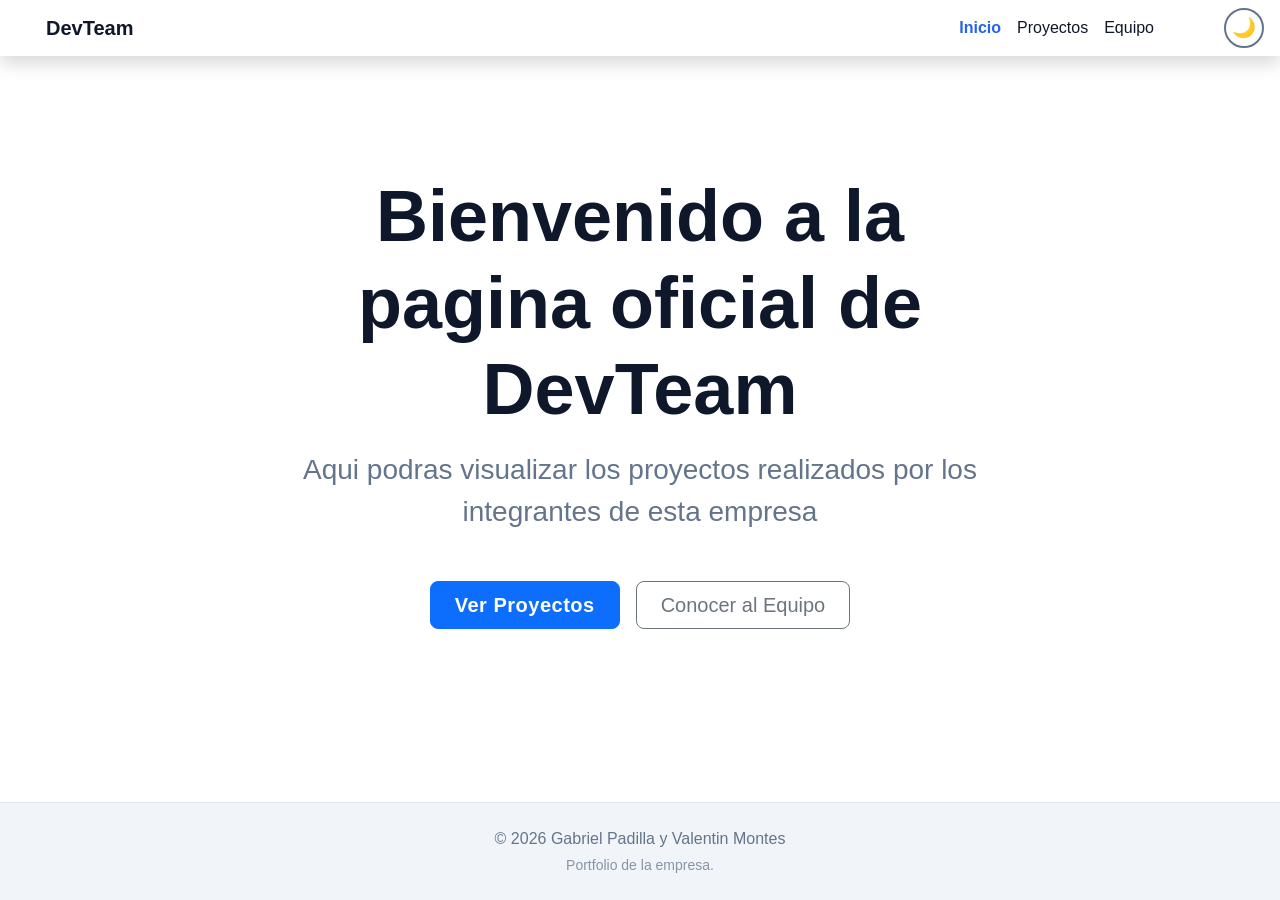
<file: index.html>
<!DOCTYPE html>
<html lang="es">
<head>
    <meta charset="UTF-8">
    <meta name="viewport" content="width=device-width, initial-scale=1.0">
    
    <title>Portfolio Profesional | Inicio</title>
    <meta name="description" content="Bienvenido al portfolio profesional de Gabriel Padilla Valentin Montes. .NET y desarrollo web.">
    <meta name="keywords" content="desarrollo web, .NET, Blazor, portfolio, programación">
    
    <link href="https://cdn.jsdelivr.net/npm/bootstrap@5.3.3/dist/css/bootstrap.min.css" rel="stylesheet">
    <link rel="stylesheet" href="assets/css/style.css">
</head>

<body class="light-mode d-flex flex-column min-vh-100">

    <header class="fixed-top">
        <nav class="navbar navbar-expand-lg shadow custom-navbar">
            <div class="container">
                <a class="navbar-brand fw-bold" href="index.html">DevTeam</a>
                <button class="navbar-toggler" type="button" data-bs-toggle="collapse" data-bs-target="#navbarNav">
                    <span class="navbar-toggler-icon"></span>
                </button>
                <div class="collapse navbar-collapse" id="navbarNav">
                    <ul class="navbar-nav ms-auto">
                        <li class="nav-item">
                            <a class="nav-link active" href="index.html">Inicio</a>
                        </li>
                        <li class="nav-item">
                            <a class="nav-link" href="proyectos.html">Proyectos</a>
                        </li>
                        <li class="nav-item">
                            <a class="nav-link" href="equipo.html">Equipo</a>
                        </li>
                    </ul>
                </div>
            </div>
            <button id="theme-toggle" class="btn-theme mx-3">
                <span id="theme-icon">🌙</span>
            </button>
        </nav>
    </header>

    <main class="flex-grow-1 d-flex align-items-center justify-content-center text-center main-content">
        <section class="container py-5">
            <div class="row justify-content-center">
                <div class="col-lg-8">
                    <h1 class="display-2 fw-bold mb-3">Bienvenido a la pagina oficial de DevTeam</h1>
                    <p class="lead fs-3 text-custom-muted mb-5">Aqui podras visualizar los proyectos realizados por los integrantes de esta empresa</p>

                    <div class="d-grid gap-3 d-sm-flex justify-content-sm-center">
                        <a href="proyectos.html" class="btn btn-primary btn-lg px-4">Ver Proyectos</a>
                        <a href="equipo.html" class="btn btn-outline-secondary btn-lg px-4">Conocer al Equipo</a>
                    </div>
                </div>
            </div>
        </section>
    </main>

    <footer class="custom-footer text-center py-4">
        <div class="container">
            <p class="mb-1">© 2026 Gabriel Padilla y Valentin Montes</p>
            <p class="mb-0 small opacity-75">Portfolio de la empresa.</p>
        </div>
    </footer>

    <script src="https://cdn.jsdelivr.net/npm/bootstrap@5.3.3/dist/js/bootstrap.bundle.min.js"></script>
    <script src="assets/js/main.js"></script>
</body>
</html>
</file>
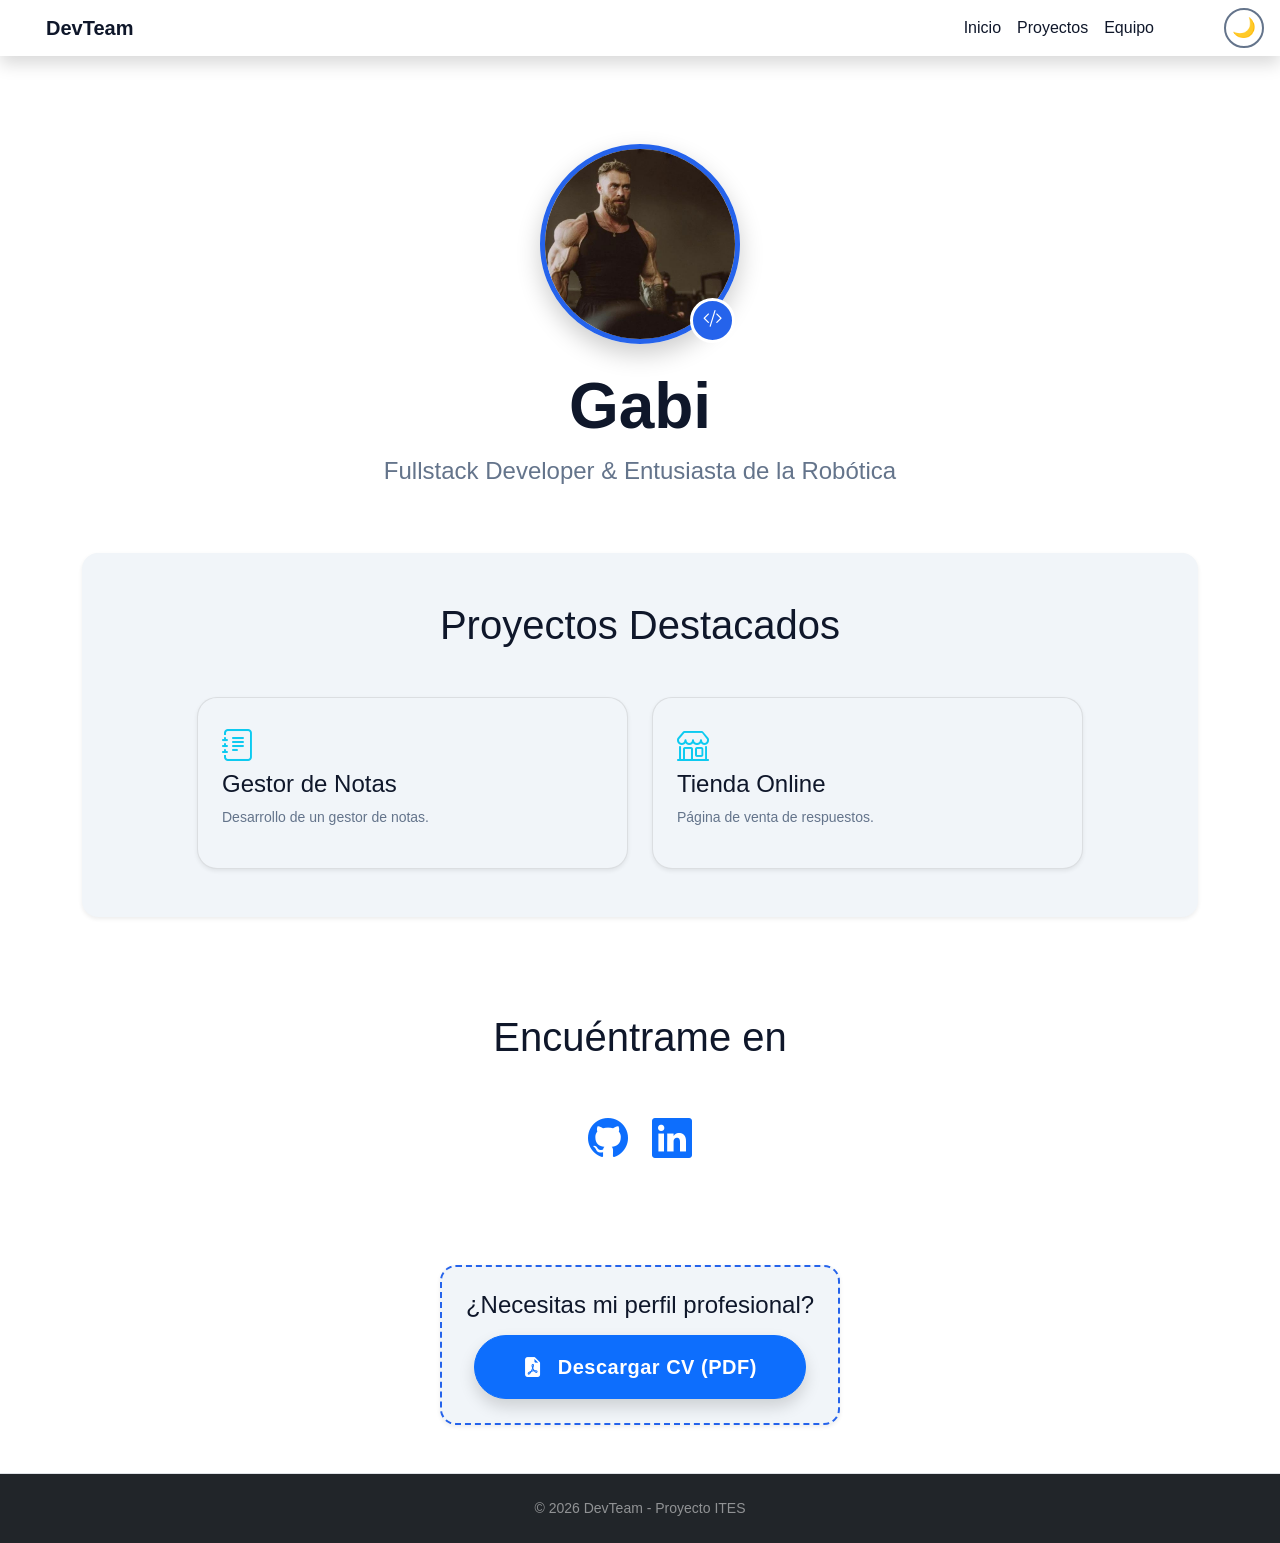
<file: persona1.html>
<!DOCTYPE html>
<html lang="es">
<head>
    <meta charset="UTF-8">
    <meta name="viewport" content="width=device-width, initial-scale=1.0">
    <title>Perfil Profesional | DevTeam</title>
    
    <link href="https://cdn.jsdelivr.net/npm/bootstrap@5.3.3/dist/css/bootstrap.min.css" rel="stylesheet">
    <link rel="stylesheet" href="https://cdn.jsdelivr.net/npm/bootstrap-icons@1.11.3/font/bootstrap-icons.min.css">
    <link rel="stylesheet" href="assets/css/style.css">
</head>

<body class="light-mode d-flex flex-column min-vh-100">

    <header class="fixed-top">
        <nav class="navbar navbar-expand-lg shadow custom-navbar">
            <div class="container">
                <a class="navbar-brand fw-bold" href="index.html">DevTeam</a>
                <button class="navbar-toggler" type="button" data-bs-toggle="collapse" data-bs-target="#navbarNav">
                    <span class="navbar-toggler-icon"></span>
                </button>
                <div class="collapse navbar-collapse" id="navbarNav">
                    <ul class="navbar-nav ms-auto">
                        <li class="nav-item"><a class="nav-link" href="index.html">Inicio</a></li>
                        <li class="nav-item"><a class="nav-link" href="proyectos.html">Proyectos</a></li>
                        <li class="nav-item"><a class="nav-link" href="equipo.html">Equipo</a></li>
                    </ul>
                </div>
            </div>
            <button id="theme-toggle" class="btn-theme mx-3">
                <span id="theme-icon">🌙</span>
            </button>
        </nav>
    </header>

    <main class="container mt-5 pt-5">
        
        <section class="profile-hero text-center py-5">
            <div class="position-relative d-inline-block">
                <img src="assets/img/c8fd2fae706955493dbd7a31c7f24657.jpg" alt="Foto de Perfil" class="profile-img mb-4">
                <div class="badge-dev"><i class="bi bi-code-slash"></i></div>
            </div>
            <h1 class="display-3 fw-bold mb-2">Gabi</h1>
            <p class="role-text lead fs-4 text-custom-muted">Fullstack Developer & Entusiasta de la Robótica</p>
        </section>

        <section id="proyectos" class="py-5 bg-alt rounded-4 shadow-sm px-4 mb-5">
            <h2 class="text-center h1 mb-5">Proyectos Destacados</h2>
            <div class="row g-4 justify-content-center">
                <div class="col-md-6 col-lg-5">
                    <div class="card h-100 project-card border-0 shadow-sm">
                        <div class="card-body p-4">
                            <i class="bi bi-journal-text fs-2 text-info mb-3"></i>
                            <h3 class="h4">Gestor de Notas</h3>
                            <p class="text-custom-muted small">Desarrollo de un gestor de notas.</p>
                        </div>
                    </div>
                </div>
                <div class="col-md-6 col-lg-5">
                    <div class="card h-100 project-card border-0 shadow-sm">
                        <div class="card-body p-4">
                            <i class="bi bi-shop fs-2 text-info mb-3"></i>
                            <h3 class="h4">Tienda Online</h3>
                            <p class="text-custom-muted small">Página de venta de respuestos.</p>
                        </div>
                    </div>
                </div>
            </div>
        </section>

        <section class="py-5 mb-5">
            <h2 class="text-center h1 mb-5">Encuéntrame en</h2>
            <div class="d-flex justify-content-center gap-4">
                <div class="text-center">
                    <a href="https://github.com/GabrielPadilla04" target="_blank" class="social-card github d-inline-block">
                        <i class="bi bi-github fs-1"></i>
                    </a>
                </div>
                <div class="text-center">
                    <a href="https://www.linkedin.com/in/gabriel-padilla-ab90662a1/?skipRedirect=true" target="_blank" class="social-card linkedin d-inline-block">
                        <i class="bi bi-linkedin fs-1"></i>
                    </a>
                </div>
            </div>
        </section>

        <section class="text-center mb-5">
            <div class="cv-container p-4 rounded-4 shadow-sm bg-alt d-inline-block">
                <h4 class="mb-3">¿Necesitas mi perfil profesional?</h4>
                <a href="assets/docs/cv-gabi.pdf" download="CV_Gabi_Padilla.pdf" class="btn btn-primary btn-lg px-5 py-3 rounded-pill shadow">
                    <i class="bi bi-file-earmark-pdf-fill me-2"></i> Descargar CV (PDF)
                </a>
            </div>
        </section>
        
    </main>

    <footer class="text-center py-4 border-top mt-auto bg-dark text-white-50">
        <p class="mb-0 small">© 2026 DevTeam - Proyecto ITES</p>
    </footer>

    <script src="https://cdn.jsdelivr.net/npm/bootstrap@5.3.3/dist/js/bootstrap.bundle.min.js"></script>
    <script src="assets/js/main.js"></script>
</body>
</html>
</file>
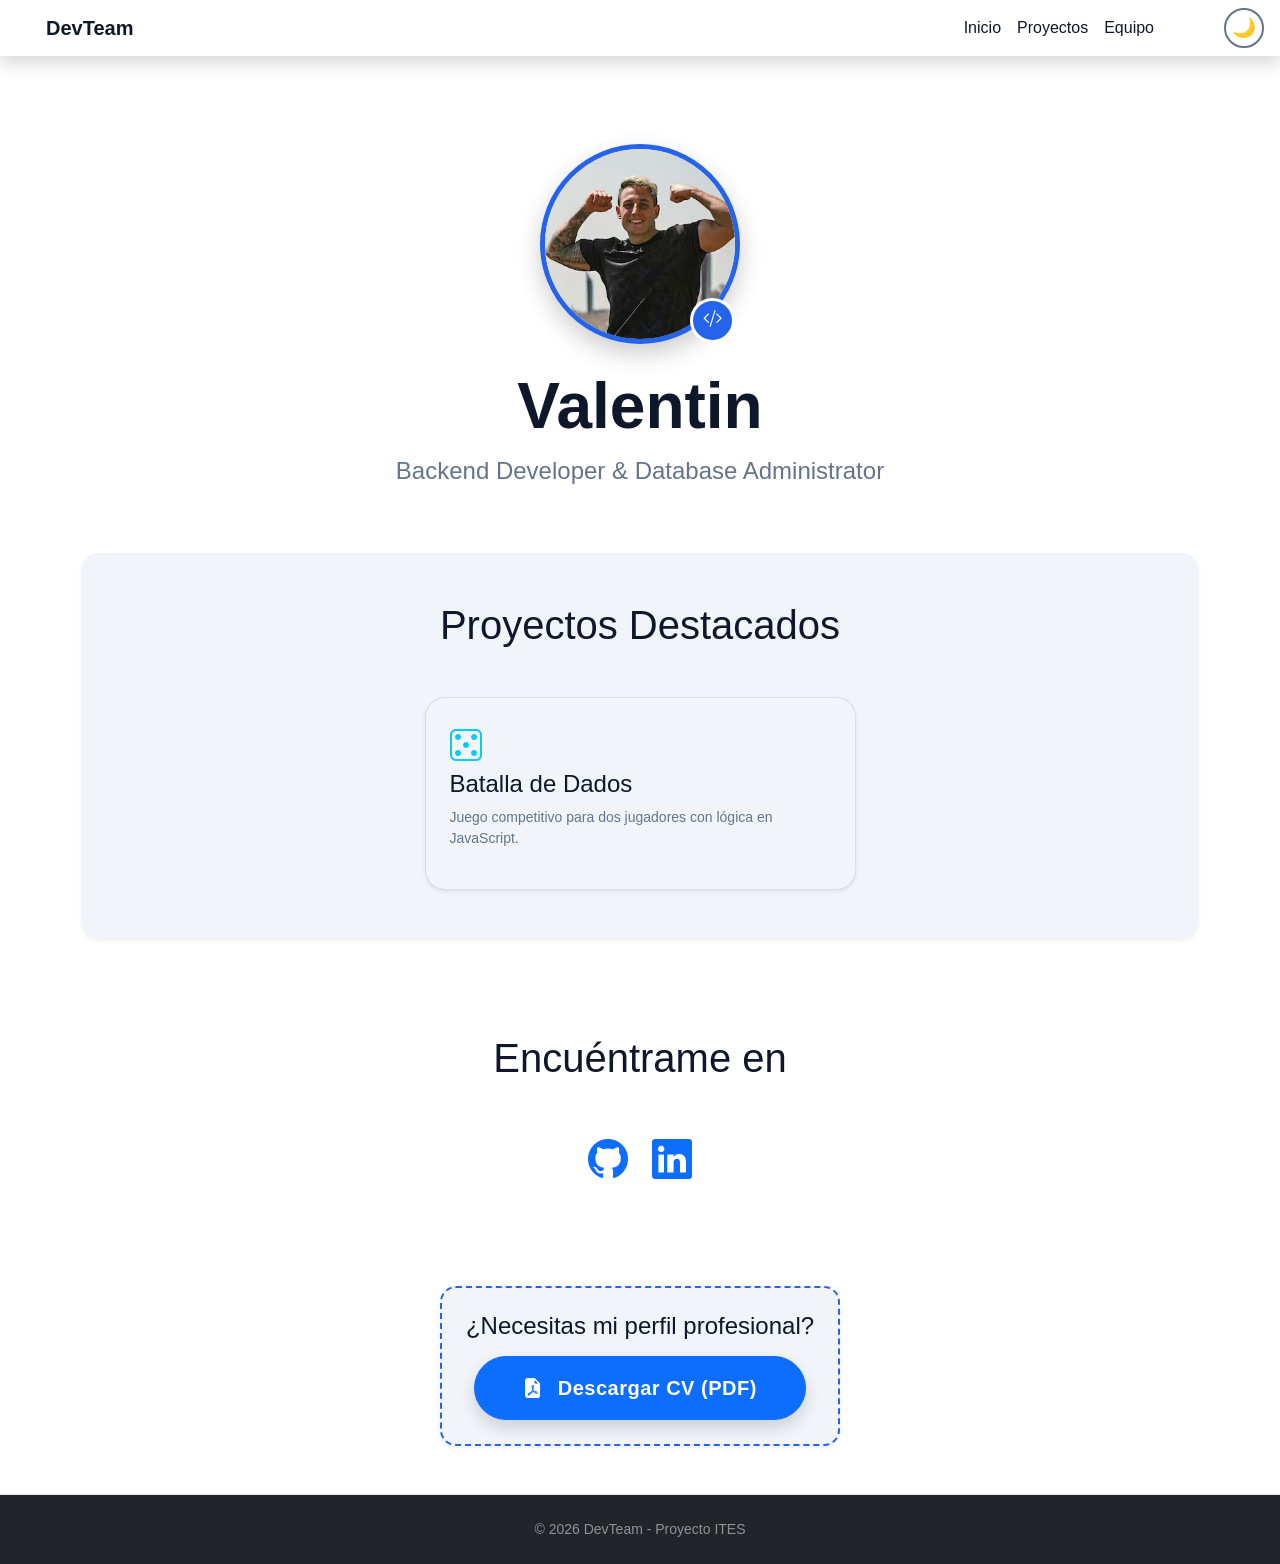
<file: persona2.html>
<!DOCTYPE html>
<html lang="es">
<head>
    <meta charset="UTF-8">
    <meta name="viewport" content="width=device-width, initial-scale=1.0">
    <title>Perfil Profesional | DevTeam</title>
    
    <link href="https://cdn.jsdelivr.net/npm/bootstrap@5.3.3/dist/css/bootstrap.min.css" rel="stylesheet">
    <link rel="stylesheet" href="https://cdn.jsdelivr.net/npm/bootstrap-icons@1.11.3/font/bootstrap-icons.min.css">
    <link rel="stylesheet" href="assets/css/style.css">
</head>

<body class="light-mode d-flex flex-column min-vh-100">

    <header class="fixed-top">
        <nav class="navbar navbar-expand-lg shadow custom-navbar">
            <div class="container">
                <a class="navbar-brand fw-bold" href="index.html">DevTeam</a>
                <button class="navbar-toggler" type="button" data-bs-toggle="collapse" data-bs-target="#navbarNav">
                    <span class="navbar-toggler-icon"></span>
                </button>
                <div class="collapse navbar-collapse" id="navbarNav">
                    <ul class="navbar-nav ms-auto">
                        <li class="nav-item"><a class="nav-link" href="index.html">Inicio</a></li>
                        <li class="nav-item"><a class="nav-link" href="proyectos.html">Proyectos</a></li>
                        <li class="nav-item"><a class="nav-link" href="equipo.html">Equipo</a></li>
                    </ul>
                </div>
            </div>
            <button id="theme-toggle" class="btn-theme mx-3">
                <span id="theme-icon">🌙</span>
            </button>
        </nav>
    </header>

    <main class="container mt-5 pt-5">
        
        <section class="profile-hero text-center py-5">
            <div class="position-relative d-inline-block">
                <img src="assets/img/geronimo-momo-benavides-el-influencer-oriundo-de-TSOTGZ5LGJE33IH6YE7XOTM7PM.avif" alt="Foto de Perfil" class="profile-img mb-4">
                <div class="badge-dev"><i class="bi bi-code-slash"></i></div>
            </div>
            <h1 class="display-3 fw-bold mb-2">Valentin</h1>
            <p class="role-text lead fs-4 text-custom-muted">Backend Developer & Database Administrator</p>
        </section>

        <section id="proyectos" class="py-5 bg-alt rounded-4 shadow-sm px-4 mb-5">
            <h2 class="text-center h1 mb-5">Proyectos Destacados</h2>
            <div class="row g-4 justify-content-center">
                <div class="col-md-6 col-lg-5">
                    <div class="card h-100 project-card border-0 shadow-sm">
                        <div class="card-body p-4">
                            <i class="bi bi-dice-5 fs-2 text-info mb-3"></i>
                            <h3 class="h4">Batalla de Dados</h3>
                            <p class="text-custom-muted small">Juego competitivo para dos jugadores con lógica en JavaScript.</p>
                        </div>
                    </div>
                </div>
            </div>
        </section>

        <section class="py-5 mb-5">
            <h2 class="text-center h1 mb-5">Encuéntrame en</h2>
            <div class="d-flex justify-content-center gap-4">
                <div class="text-center">
                    <a href="https://github.com/valentinmontes96-jpg" target="_blank" class="social-card github d-inline-block">
                        <i class="bi bi-github fs-1"></i>
                    </a>
                </div>
                <div class="text-center">
                    <a href="https://www.linkedin.com/in/valent%C3%ADn-montes-b3b6a030a/" target="_blank" class="social-card linkedin d-inline-block">
                        <i class="bi bi-linkedin fs-1"></i>
                    </a>
                </div>
            </div>
        </section>

        <section class="text-center mb-5">
            <div class="cv-container p-4 rounded-4 shadow-sm bg-alt d-inline-block">
                <h4 class="mb-3">¿Necesitas mi perfil profesional?</h4>
                <a href="assets/docs/cv-valentin.pdf" download="CV_Valentin_Montes.pdf" class="btn btn-primary btn-lg px-5 py-3 rounded-pill shadow">
                    <i class="bi bi-file-earmark-pdf-fill me-2"></i> Descargar CV (PDF)
                </a>
            </div>
        </section>
        
    </main>

    <footer class="text-center py-4 border-top mt-auto bg-dark text-white-50">
        <p class="mb-0 small">© 2026 DevTeam - Proyecto ITES</p>
    </footer>

    <script src="https://cdn.jsdelivr.net/npm/bootstrap@5.3.3/dist/js/bootstrap.bundle.min.js"></script>
    <script src="assets/js/main.js"></script>
</body>
</html>
</file>
<file: assets/css/style.css>
/* --- CONFIGURACIÓN DE VARIABLES --- */
.light-mode {
    --bg: #ffffff;
    --bg-alt: #f1f5f9;
    --text: #0f172a;
    --text-muted: #64748b;
    --primary: #2563eb;
    --nav-bg: rgba(255, 255, 255, 0.9);
}

.dark-mode {
    --bg: #0f172a;
    --bg-alt: #1e293b;
    --text: #f8fafc;
    --text-muted: #94a3b8;
    --primary: #3b82f6;
    --nav-bg: rgba(15, 23, 42, 0.9);
}

/* --- GENERAL --- */
html {
    scroll-behavior: smooth;
}

body {
    font-family: 'Segoe UI', Tahoma, Geneva, Verdana, sans-serif;
    background-color: var(--bg) !important;
    color: var(--text) !important;
    transition: background-color 0.3s ease, color 0.3s ease;
}

/* --- NAVEGACIÓN (Bootstrap Override) --- */
.custom-navbar {
    background-color: var(--nav-bg) !important;
    backdrop-filter: blur(10px);
    transition: background-color 0.3s ease;
}

.custom-navbar .nav-link, 
.custom-navbar .navbar-brand {
    color: var(--text) !important;
}

.custom-navbar .nav-link.active {
    color: var(--primary) !important;
    font-weight: bold;
}

/* --- BOTÓN DE MODO --- */
.btn-theme {
    background: transparent;
    border: 2px solid var(--text-muted);
    border-radius: 50%;
    width: 40px;
    height: 40px;
    display: flex;
    align-items: center;
    justify-content: center;
    cursor: pointer;
    transition: all 0.3s ease;
    font-size: 1.2rem;
}

.btn-theme:hover {
    border-color: var(--primary);
    transform: scale(1.1);
}

/* --- SECCIONES CON FONDO --- */
.seccion-con-fondo {
    background-image: url('../img/fondo-proyectos.jpg');
    background-size: cover;
    background-position: center;
    background-attachment: fixed;
    position: relative;
    min-height: 80vh;
}

.seccion-con-fondo-equipo {
    background-image: url('../img/momo.jpg');
    background-size: cover;
    background-position: center;
    position: relative;
    min-height: 80vh;
}

.overlay {
    background-color: rgba(0, 0, 0, 0.65);
    width: 100%;
    min-height: 80vh;
    display: flex;
    align-items: center;
}

/* --- COMPONENTES (Tarjetas y Texto) --- */
.card {
    transition: transform 0.3s ease, background-color 0.3s ease;
    background-color: var(--bg-alt) !important;
    color: var(--text) !important;
    border: 1px solid rgba(128, 128, 128, 0.2) !important;
}

.card:hover {
    transform: translateY(-10px);
}

.text-custom-muted {
    color: var(--text-muted) !important;
}

/* --- FOOTER --- */
.custom-footer {
    margin-top: auto;
    background-color: var(--bg-alt) !important;
    border-top: 1px solid rgba(128, 128, 128, 0.1);
    color: var(--text-muted) !important;
}

.main-content {
    background-color: var(--bg) !important;
}

/* Tarjeta presentacion equipo */

a.text-decoration-none .card {
    cursor: pointer;
}

a.text-decoration-none:hover .card {
    border-color: var(--primary) !important;
    background-color: var(--bg) !important;
}

/* --- ESTILOS DE PERFIL Y REDES --- */

.profile-img {
    width: 200px;
    height: 200px;
    border-radius: 50% !important;
    object-fit: cover;
    border: 5px solid var(--primary);
    box-shadow: 0 10px 25px rgba(0,0,0,0.2);
    transition: transform 0.3s ease;
}

.profile-img:hover {
    transform: rotate(3deg) scale(1.05);
}

.badge-dev {
    position: absolute;
    bottom: 25px;
    right: 5px;
    background: var(--primary);
    color: white;
    width: 45px;
    height: 45px;
    border-radius: 50%;
    display: flex;
    align-items: center;
    justify-content: center;
    font-size: 1.2rem;
    border: 3px solid var(--bg);
}

.project-card {
    border-radius: 20px !important;
    transition: all 0.3s ease;
    background-color: var(--bg-alt) !important;
}

.project-card:hover {
    transform: translateY(-10px);
    border: 1px solid var(--primary) !important;
}

/* Redes Sociales Colores */
.social-link {
    color: var(--text-muted);
    transition: 0.3s;
}

.social-link:hover {
    transform: scale(1.2);
}

.github:hover { color: #f0f6fc !important; }
.linkedin:hover { color: #0a66c2 !important; }
.instagram:hover { color: #c32aa3 !important; }
.terminal:hover { color: #4af626 !important; }

.bg-alt {
    background-color: var(--bg-alt) !important;
}

/* --- BOTÓN DE DESCARGA CV --- */
.cv-container {
    border: 2px dashed var(--primary);
    transition: all 0.3s ease;
}

.cv-container:hover {
    border-style: solid;
    transform: translateY(-5px);
}

.btn-primary.btn-lg {
    font-weight: 600;
    letter-spacing: 0.5px;
    transition: all 0.4s ease;
}

.btn-primary.btn-lg:hover {
    box-shadow: 0 0 20px var(--primary) !important;
    transform: scale(1.05);
}
</file>
